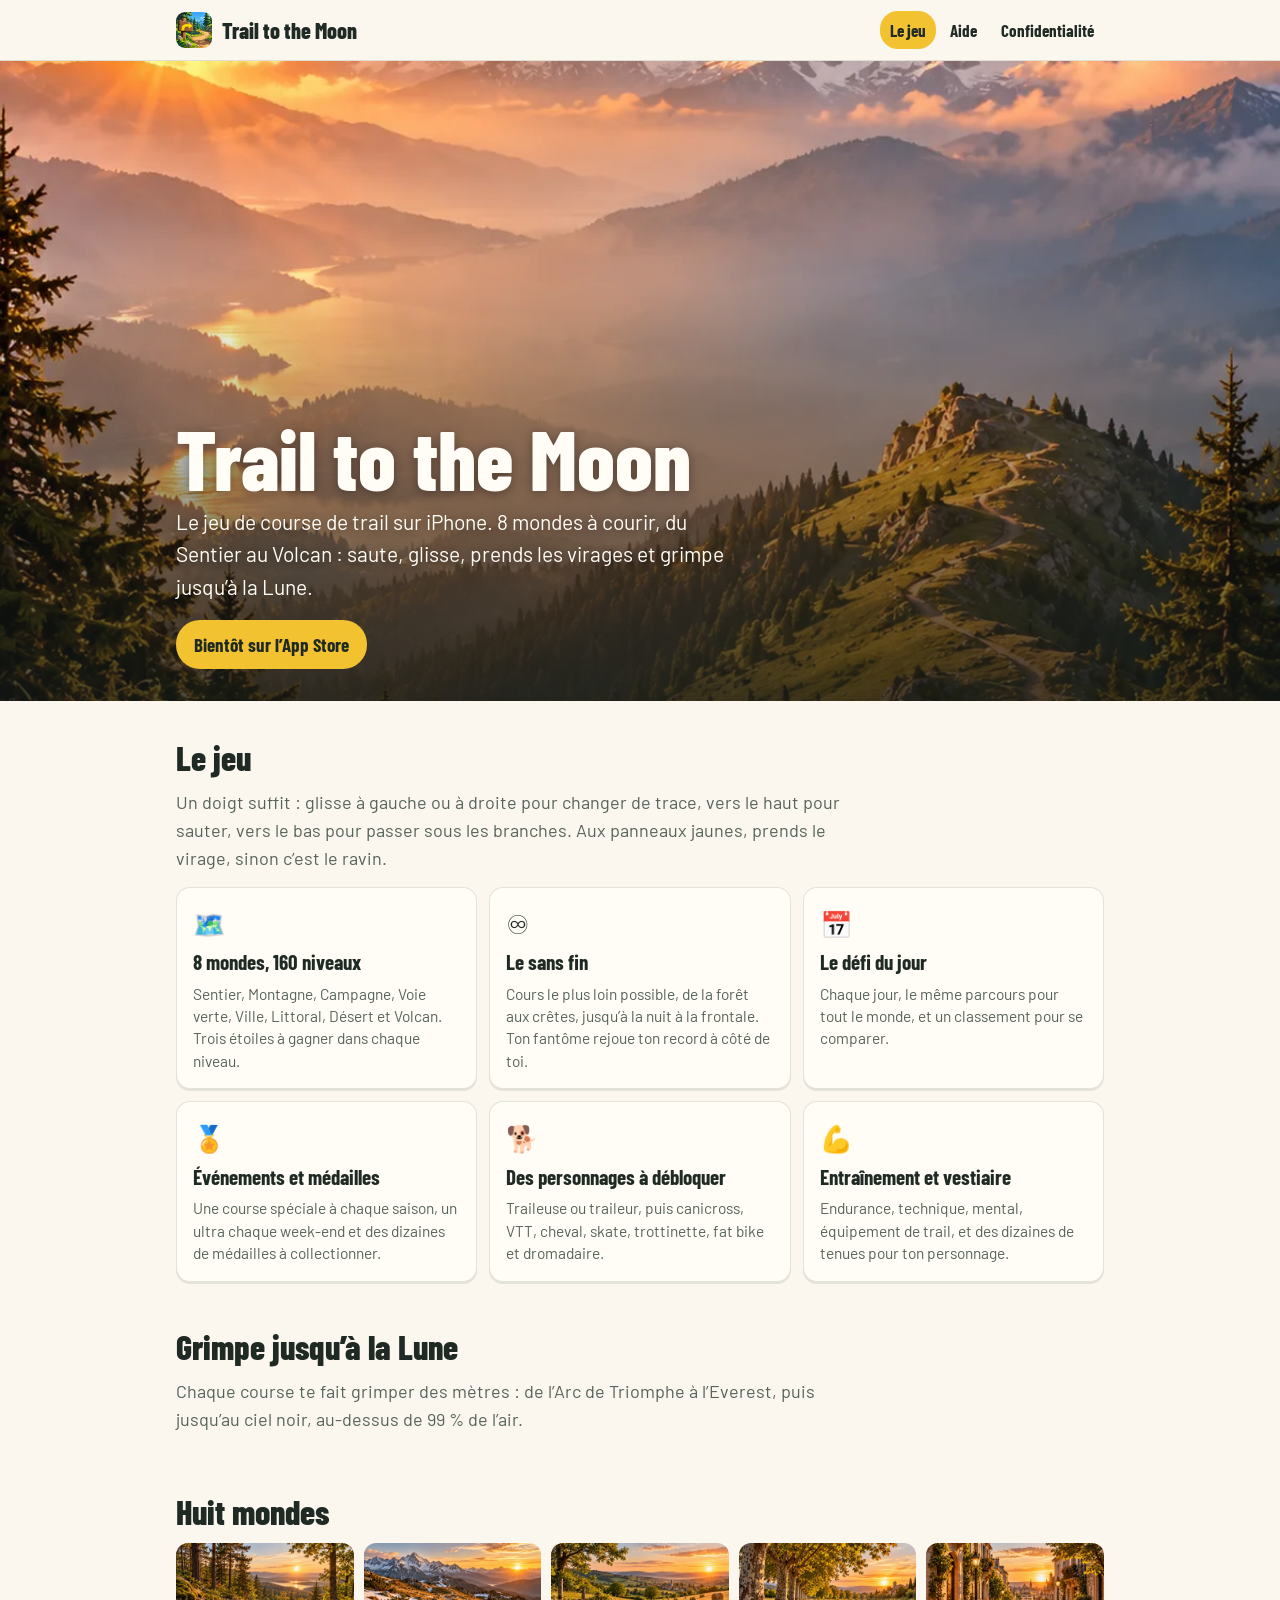
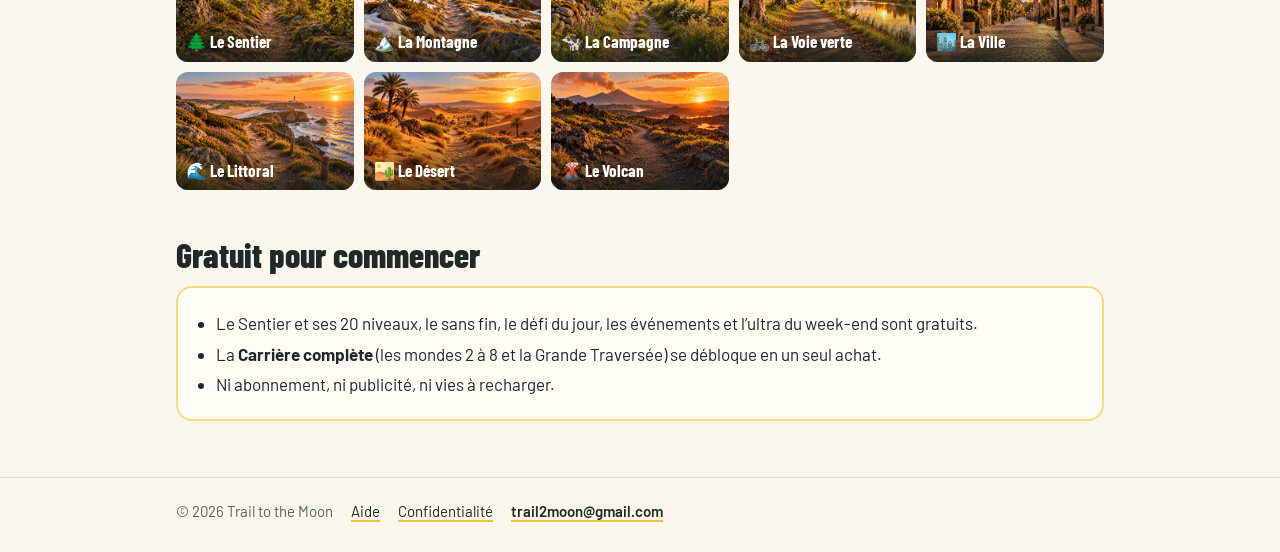
<file: index.html>
<!doctype html>
<html lang="fr">
<head>
<meta charset="utf-8">
<meta name="viewport" content="width=device-width, initial-scale=1, viewport-fit=cover">
<title>Trail to the Moon</title>
<meta name="description" content="Trail to the Moon, le jeu de course de trail sur iPhone : 8 mondes, du Sentier au Volcan, un défi du jour, des événements de saison.">
<meta property="og:title" content="Trail to the Moon">
<meta property="og:description" content="Le jeu de course de trail sur iPhone : 8 mondes à courir, et grimpe jusqu’à la Lune.">
<meta property="og:image" content="img/monde-1.webp">
<link rel="icon" href="img/favicon.png">
<link rel="apple-touch-icon" href="img/apple-touch-icon.png">
<link rel="preconnect" href="https://fonts.googleapis.com">
<link rel="preconnect" href="https://fonts.gstatic.com" crossorigin>
<link href="https://fonts.googleapis.com/css2?family=Barlow:wght@400;600&family=Barlow+Condensed:wght@700;800&display=swap" rel="stylesheet">
<link rel="stylesheet" href="style.css">
</head>
<body>
<header><div class="wrap">
  <a class="brand" href="./"><img src="img/icone.webp" alt=""><span>Trail to the Moon</span></a>
  <nav><a href="./" aria-current="page">Le jeu</a><a href="aide.html">Aide</a><a href="confidentialite.html">Confidentialité</a></nav>
</div></header>

<main>
  <div class="hero">
    <img src="img/accueil.webp" alt="Un sentier de montagne au coucher du soleil">
    <div class="wrap">
      <h1>Trail to the Moon</h1>
      <p>Le jeu de course de trail sur iPhone. 8 mondes à courir, du Sentier au Volcan : saute, glisse, prends les virages et grimpe jusqu’à la Lune.</p>
      <span class="pill">Bientôt sur l’App Store</span>
    </div>
  </div>

  <div class="wrap">
    <section>
      <h2>Le jeu</h2>
      <p class="lead">Un doigt suffit : glisse à gauche ou à droite pour changer de trace, vers le haut pour sauter, vers le bas pour passer sous les branches. Aux panneaux jaunes, prends le virage, sinon c’est le ravin.</p>
      <div class="feats">
        <div class="feat"><i>🗺️</i><b>8 mondes, 160 niveaux</b><span>Sentier, Montagne, Campagne, Voie verte, Ville, Littoral, Désert et Volcan. Trois étoiles à gagner dans chaque niveau.</span></div>
        <div class="feat"><i>♾️</i><b>Le sans fin</b><span>Cours le plus loin possible, de la forêt aux crêtes, jusqu’à la nuit à la frontale. Ton fantôme rejoue ton record à côté de toi.</span></div>
        <div class="feat"><i>📅</i><b>Le défi du jour</b><span>Chaque jour, le même parcours pour tout le monde, et un classement pour se comparer.</span></div>
        <div class="feat"><i>🏅</i><b>Événements et médailles</b><span>Une course spéciale à chaque saison, un ultra chaque week-end et des dizaines de médailles à collectionner.</span></div>
        <div class="feat"><i>🐕</i><b>Des personnages à débloquer</b><span>Traileuse ou traileur, puis canicross, VTT, cheval, skate, trottinette, fat bike et dromadaire.</span></div>
        <div class="feat"><i>💪</i><b>Entraînement et vestiaire</b><span>Endurance, technique, mental, équipement de trail, et des dizaines de tenues pour ton personnage.</span></div>
      </div>
    </section>

    <section>
      <h2>Grimpe jusqu’à la Lune</h2>
      <p class="lead">Chaque course te fait grimper des mètres : de l’Arc de Triomphe à l’Everest, puis jusqu’au ciel noir, au-dessus de 99 % de l’air.</p>
    </section>

    <section>
      <h2>Huit mondes</h2>
      <div class="worlds">
        <div class="world"><img src="img/monde-1.webp" alt="" loading="lazy"><b>🌲 Le Sentier</b></div>
        <div class="world"><img src="img/monde-2.webp" alt="" loading="lazy"><b>🏔️ La Montagne</b></div>
        <div class="world"><img src="img/monde-3.webp" alt="" loading="lazy"><b>🐄 La Campagne</b></div>
        <div class="world"><img src="img/monde-4.webp" alt="" loading="lazy"><b>🚲 La Voie verte</b></div>
        <div class="world"><img src="img/monde-5.webp" alt="" loading="lazy"><b>🏙️ La Ville</b></div>
        <div class="world"><img src="img/monde-6.webp" alt="" loading="lazy"><b>🌊 Le Littoral</b></div>
        <div class="world"><img src="img/monde-7.webp" alt="" loading="lazy"><b>🏜️ Le Désert</b></div>
        <div class="world"><img src="img/monde-8.webp" alt="" loading="lazy"><b>🌋 Le Volcan</b></div>
      </div>
    </section>

    <section>
      <h2>Gratuit pour commencer</h2>
      <div class="offer">
        <ul>
          <li>Le Sentier et ses 20 niveaux, le sans fin, le défi du jour, les événements et l’ultra du week-end sont gratuits.</li>
          <li>La <strong>Carrière complète</strong> (les mondes 2 à 8 et la Grande Traversée) se débloque en un seul achat.</li>
          <li>Ni abonnement, ni publicité, ni vies à recharger.</li>
        </ul>
      </div>
    </section>
  </div>
</main>

<footer><div class="wrap">
  <span>© 2026 Trail to the Moon</span>
  <a href="aide.html">Aide</a>
  <a href="confidentialite.html">Confidentialité</a>
  <a class="mail" href="mailto:trail2moon@gmail.com">trail2moon@gmail.com</a>
</div></footer>
</body>
</html>
</file>
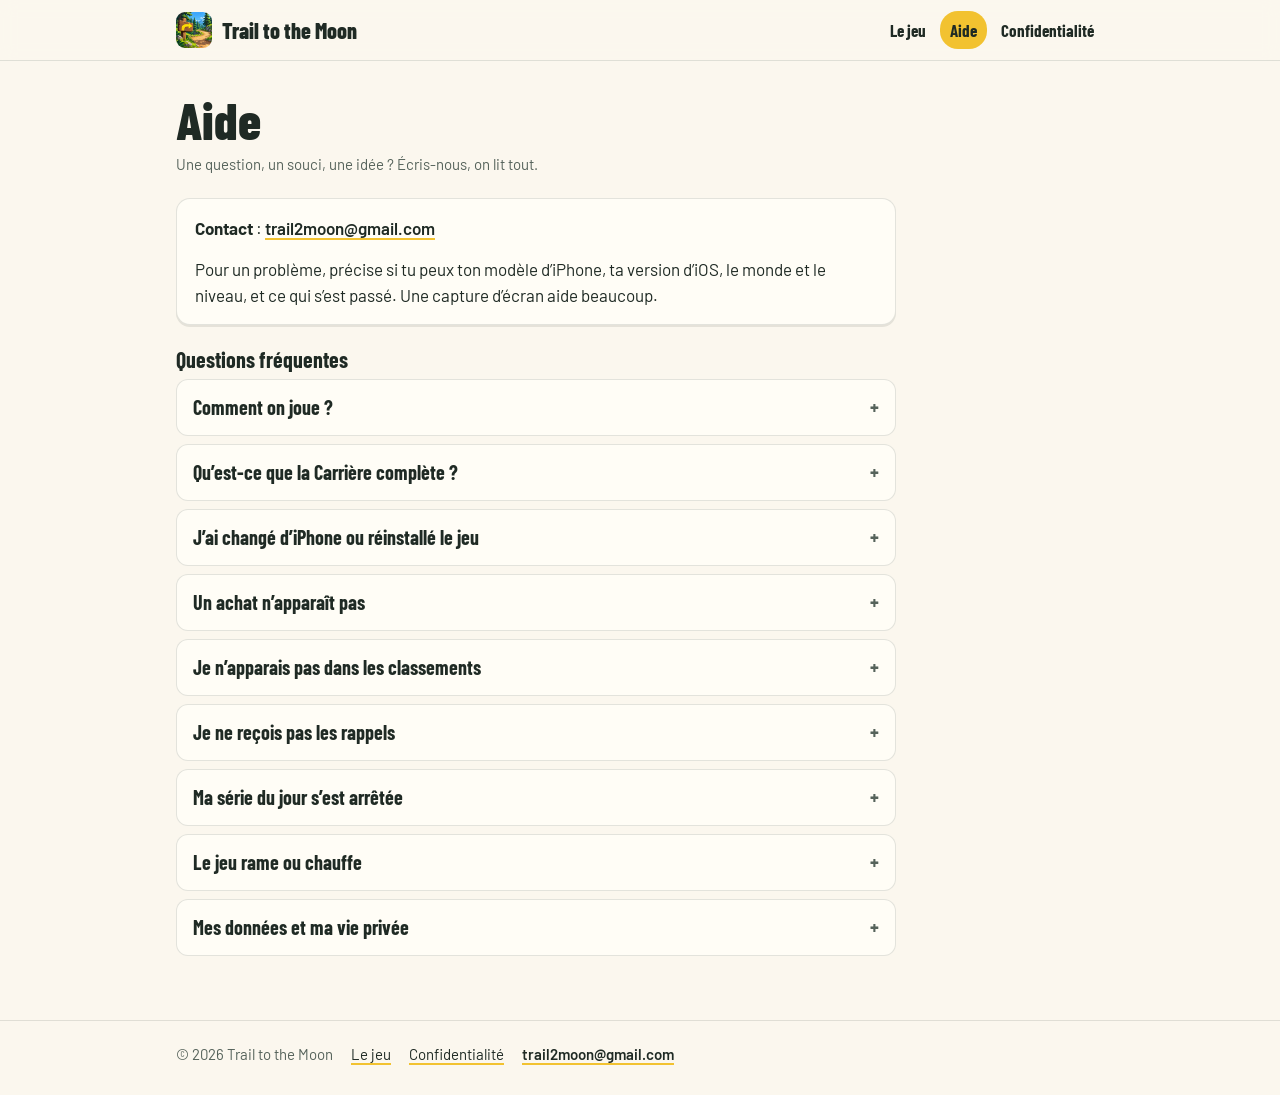
<file: aide.html>
<!doctype html>
<html lang="fr">
<head>
<meta charset="utf-8">
<meta name="viewport" content="width=device-width, initial-scale=1, viewport-fit=cover">
<title>Aide · Trail to the Moon</title>
<meta name="description" content="Aide et contact de Trail to the Moon : comment jouer, achats, progression, classements.">
<link rel="icon" href="img/favicon.png">
<link rel="apple-touch-icon" href="img/apple-touch-icon.png">
<link rel="preconnect" href="https://fonts.googleapis.com">
<link rel="preconnect" href="https://fonts.gstatic.com" crossorigin>
<link href="https://fonts.googleapis.com/css2?family=Barlow:wght@400;600&family=Barlow+Condensed:wght@700;800&display=swap" rel="stylesheet">
<link rel="stylesheet" href="style.css">
</head>
<body>
<header><div class="wrap">
  <a class="brand" href="./"><img src="img/icone.webp" alt=""><span>Trail to the Moon</span></a>
  <nav><a href="./">Le jeu</a><a href="aide.html" aria-current="page">Aide</a><a href="confidentialite.html">Confidentialité</a></nav>
</div></header>

<main class="wrap"><div class="doc">
  <h1>Aide</h1>
  <p class="date">Une question, un souci, une idée ? Écris-nous, on lit tout.</p>

  <div class="box">
    <p><strong>Contact</strong> : <a class="mail" href="mailto:trail2moon@gmail.com">trail2moon@gmail.com</a></p>
    <p>Pour un problème, précise si tu peux ton modèle d’iPhone, ta version d’iOS, le monde et le niveau, et ce qui s’est passé. Une capture d’écran aide beaucoup.</p>
  </div>

  <h3>Questions fréquentes</h3>

  <details><summary>Comment on joue ?</summary><div>
    <p>Un doigt suffit. Glisse à gauche ou à droite pour changer de trace, vers le haut pour sauter, vers le bas pour passer sous les branches. Aux panneaux jaunes, glisse du côté de la flèche pour prendre le virage, sinon c’est le ravin. Attrape les gourdes et passe aux ravitos pour garder ton énergie.</p>
    <p>Tu peux revoir la course d’initiation à tout moment : ⚙️ Réglages, puis « Revoir le tutoriel ». Le jeu se joue en portrait comme en paysage.</p>
  </div></details>

  <details><summary>Qu’est-ce que la Carrière complète ?</summary><div>
    <p>Le Sentier et ses 20 niveaux, le sans fin, le défi du jour, les événements et l’ultra du week-end sont gratuits. La Carrière complète débloque les 7 autres mondes (de la Montagne au Volcan), leurs 140 niveaux, leurs personnages et la Grande Traversée.</p>
    <p>C’est un achat unique, pour toujours : pas d’abonnement, pas de publicité, pas de vies à recharger.</p>
  </div></details>

  <details><summary>J’ai changé d’iPhone ou réinstallé le jeu</summary><div>
    <p><strong>Ta progression</strong> revient toute seule si iCloud est activé sur ton iPhone, avec le même compte Apple. Ouvre le jeu et attends quelques secondes.</p>
    <p><strong>Tes achats</strong> sont attachés à ton compte Apple : touche ⚙️ Réglages, puis « Restaurer mes achats ».</p>
  </div></details>

  <details><summary>Un achat n’apparaît pas</summary><div>
    <p>Touche ⚙️ Réglages, puis « Restaurer mes achats », en étant connecté au compte Apple qui a fait l’achat. Si l’achat a été demandé par un enfant avec l’autorisation d’achat du Partage familial, il apparaît dès que le parent l’accepte.</p>
    <p>Pour demander un remboursement, passe par Apple : <a href="https://reportaproblem.apple.com">reportaproblem.apple.com</a>.</p>
  </div></details>

  <details><summary>Je n’apparais pas dans les classements</summary><div>
    <p>Les classements passent par Game Center. Connecte-toi dans les Réglages de l’iPhone, rubrique Game Center, puis fais une course : ton score apparaît dans les boutons 🏆 (écrans Sans fin, Défi du jour et Carnet). Il peut mettre une ou deux minutes à arriver.</p>
    <p>Le classement du défi du jour repart à zéro chaque nuit à minuit, avec le nouveau parcours.</p>
  </div></details>

  <details><summary>Je ne reçois pas les rappels</summary><div>
    <p>Les rappels sont coupés au départ. Active-les dans ⚙️ Réglages, puis autorise les notifications quand l’iPhone te le demande. Tu peux aussi les vérifier dans les Réglages de l’iPhone, rubrique Notifications. Il n’y en a jamais plus d’un par soir, et jamais le jour où tu as déjà couru.</p>
  </div></details>

  <details><summary>Ma série du jour s’est arrêtée</summary><div>
    <p>La série compte les jours où tu cours au moins 500 m dans une partie. Un jour de récupération par semaine ne la casse pas. Une série perdue n’est jamais punie : ta meilleure série et ses récompenses restent acquises.</p>
  </div></details>

  <details><summary>Le jeu rame ou chauffe</summary><div>
    <p>Ferme les autres apps ouvertes, et évite le mode Économie d’énergie pendant que tu joues. Si le problème continue, écris-nous en précisant ton modèle d’iPhone et le monde où ça arrive.</p>
  </div></details>

  <details><summary>Mes données et ma vie privée</summary><div>
    <p>Le jeu ne collecte aucune donnée personnelle. Tout est expliqué dans la <a href="confidentialite.html">politique de confidentialité</a>.</p>
  </div></details>
</div></main>

<footer><div class="wrap">
  <span>© 2026 Trail to the Moon</span>
  <a href="./">Le jeu</a>
  <a href="confidentialite.html">Confidentialité</a>
  <a class="mail" href="mailto:trail2moon@gmail.com">trail2moon@gmail.com</a>
</div></footer>
</body>
</html>
</file>
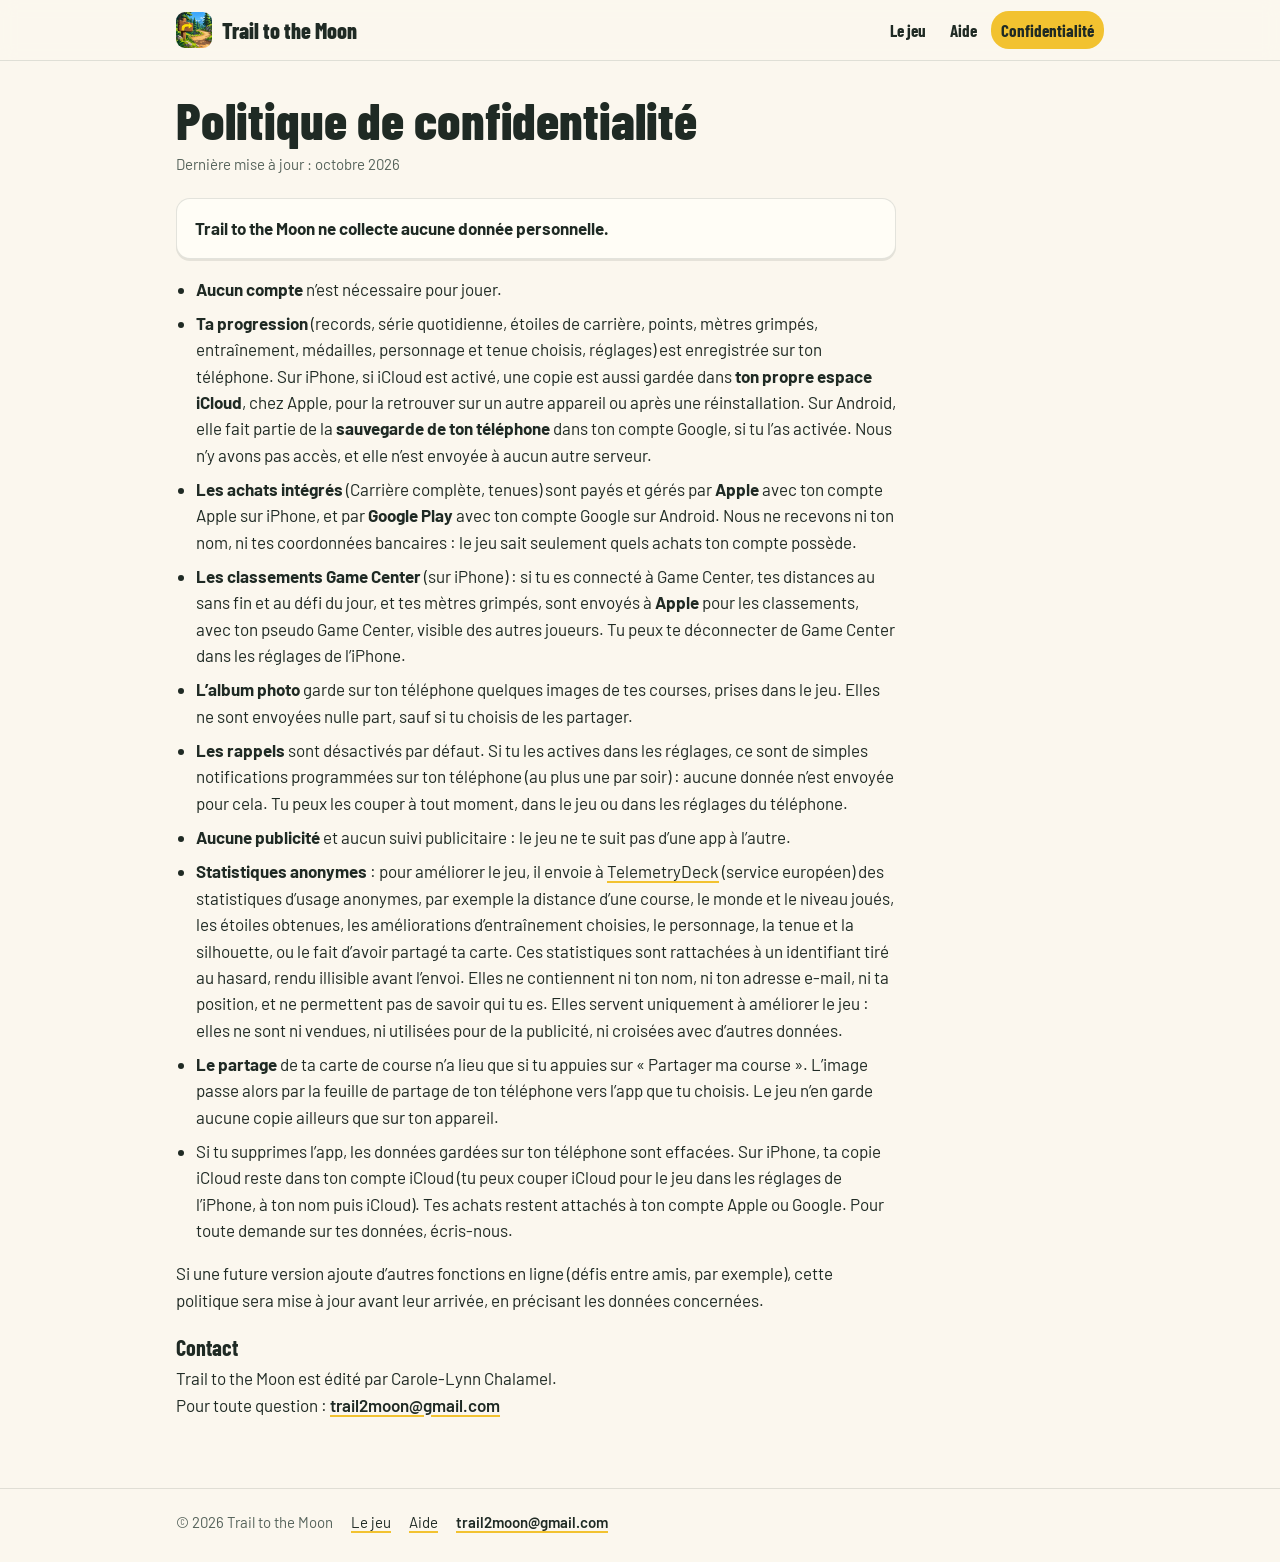
<file: confidentialite.html>
<!doctype html>
<html lang="fr">
<head>
<meta charset="utf-8">
<meta name="viewport" content="width=device-width, initial-scale=1, viewport-fit=cover">
<title>Confidentialité · Trail to the Moon</title>
<meta name="description" content="Politique de confidentialité de Trail to the Moon : aucune donnée personnelle collectée.">
<link rel="icon" href="img/favicon.png">
<link rel="apple-touch-icon" href="img/apple-touch-icon.png">
<link rel="preconnect" href="https://fonts.googleapis.com">
<link rel="preconnect" href="https://fonts.gstatic.com" crossorigin>
<link href="https://fonts.googleapis.com/css2?family=Barlow:wght@400;600&family=Barlow+Condensed:wght@700;800&display=swap" rel="stylesheet">
<link rel="stylesheet" href="style.css">
</head>
<body>
<header><div class="wrap">
  <a class="brand" href="./"><img src="img/icone.webp" alt=""><span>Trail to the Moon</span></a>
  <nav><a href="./">Le jeu</a><a href="aide.html">Aide</a><a href="confidentialite.html" aria-current="page">Confidentialité</a></nav>
</div></header>

<!-- Même contenu que PRIVACY.md (dépôt du jeu) : les deux se mettent à jour ensemble -->
<main class="wrap"><div class="doc">
  <h1>Politique de confidentialité</h1>
  <p class="date">Dernière mise à jour : octobre 2026</p>

  <div class="box"><p><strong>Trail to the Moon ne collecte aucune donnée personnelle.</strong></p></div>

  <ul>
    <li><strong>Aucun compte</strong> n’est nécessaire pour jouer.</li>
    <li><strong>Ta progression</strong> (records, série quotidienne, étoiles de carrière, points, mètres grimpés, entraînement, médailles, personnage et tenue choisis, réglages) est enregistrée sur ton téléphone. Sur iPhone, si iCloud est activé, une copie est aussi gardée dans <strong>ton propre espace iCloud</strong>, chez Apple, pour la retrouver sur un autre appareil ou après une réinstallation. Sur Android, elle fait partie de la <strong>sauvegarde de ton téléphone</strong> dans ton compte Google, si tu l’as activée. Nous n’y avons pas accès, et elle n’est envoyée à aucun autre serveur.</li>
    <li><strong>Les achats intégrés</strong> (Carrière complète, tenues) sont payés et gérés par <strong>Apple</strong> avec ton compte Apple sur iPhone, et par <strong>Google Play</strong> avec ton compte Google sur Android. Nous ne recevons ni ton nom, ni tes coordonnées bancaires : le jeu sait seulement quels achats ton compte possède.</li>
    <li><strong>Les classements Game Center</strong> (sur iPhone) : si tu es connecté à Game Center, tes distances au sans fin et au défi du jour, et tes mètres grimpés, sont envoyés à <strong>Apple</strong> pour les classements, avec ton pseudo Game Center, visible des autres joueurs. Tu peux te déconnecter de Game Center dans les réglages de l’iPhone.</li>
    <li><strong>L’album photo</strong> garde sur ton téléphone quelques images de tes courses, prises dans le jeu. Elles ne sont envoyées nulle part, sauf si tu choisis de les partager.</li>
    <li><strong>Les rappels</strong> sont désactivés par défaut. Si tu les actives dans les réglages, ce sont de simples notifications programmées sur ton téléphone (au plus une par soir) : aucune donnée n’est envoyée pour cela. Tu peux les couper à tout moment, dans le jeu ou dans les réglages du téléphone.</li>
    <li><strong>Aucune publicité</strong> et aucun suivi publicitaire : le jeu ne te suit pas d’une app à l’autre.</li>
    <li><strong>Statistiques anonymes</strong> : pour améliorer le jeu, il envoie à <a href="https://telemetrydeck.com/privacy/">TelemetryDeck</a> (service européen) des statistiques d’usage anonymes, par exemple la distance d’une course, le monde et le niveau joués, les étoiles obtenues, les améliorations d’entraînement choisies, le personnage, la tenue et la silhouette, ou le fait d’avoir partagé ta carte. Ces statistiques sont rattachées à un identifiant tiré au hasard, rendu illisible avant l’envoi. Elles ne contiennent ni ton nom, ni ton adresse e-mail, ni ta position, et ne permettent pas de savoir qui tu es. Elles servent uniquement à améliorer le jeu : elles ne sont ni vendues, ni utilisées pour de la publicité, ni croisées avec d’autres données.</li>
    <li><strong>Le partage</strong> de ta carte de course n’a lieu que si tu appuies sur « Partager ma course ». L’image passe alors par la feuille de partage de ton téléphone vers l’app que tu choisis. Le jeu n’en garde aucune copie ailleurs que sur ton appareil.</li>
    <li>Si tu supprimes l’app, les données gardées sur ton téléphone sont effacées. Sur iPhone, ta copie iCloud reste dans ton compte iCloud (tu peux couper iCloud pour le jeu dans les réglages de l’iPhone, à ton nom puis iCloud). Tes achats restent attachés à ton compte Apple ou Google. Pour toute demande sur tes données, écris-nous.</li>
  </ul>

  <p>Si une future version ajoute d’autres fonctions en ligne (défis entre amis, par exemple), cette politique sera mise à jour avant leur arrivée, en précisant les données concernées.</p>

  <h3>Contact</h3>
  <p>Trail to the Moon est édité par Carole-Lynn Chalamel.<br>
  Pour toute question : <a class="mail" href="mailto:trail2moon@gmail.com">trail2moon@gmail.com</a></p>
</div></main>

<footer><div class="wrap">
  <span>© 2026 Trail to the Moon</span>
  <a href="./">Le jeu</a>
  <a href="aide.html">Aide</a>
  <a class="mail" href="mailto:trail2moon@gmail.com">trail2moon@gmail.com</a>
</div></footer>
</body>
</html>
</file>
<file: style.css>
/* Pages publiques de Trail to the Moon : présentation, aide, confidentialité (mêmes couleurs et polices que le jeu) */
:root{
  --bg:#FBF7EE; --card:#FFFDF6; --ink:#1F2A24; --muted:#56635B; --line:rgba(31,42,36,.12);
  --bib:#F2C230; --green:#2E8B6E; --shadow:0 2px 0 rgba(31,42,36,.10);
  --cond:'Barlow Condensed','Arial Narrow',sans-serif; --text:Barlow,system-ui,-apple-system,sans-serif;
}
@media (prefers-color-scheme: dark){
  :root:not([data-theme="light"]){ --bg:#141A16; --card:#1E2620; --ink:#EEF0E8; --muted:#AAB5AD; --line:rgba(238,240,232,.14); --shadow:none; }
}
:root[data-theme="dark"]{ --bg:#141A16; --card:#1E2620; --ink:#EEF0E8; --muted:#AAB5AD; --line:rgba(238,240,232,.14); --shadow:none; }

*{box-sizing:border-box}
html{-webkit-text-size-adjust:100%}
body{margin:0;background:var(--bg);color:var(--ink);font-family:var(--text);font-size:17px;line-height:1.55}
img{max-width:100%;display:block}
a{color:inherit;text-decoration-color:var(--bib);text-decoration-thickness:2px;text-underline-offset:3px}
.wrap{max-width:960px;margin:0 auto;padding:0 16px}

/* en-tête */
header{position:sticky;top:0;z-index:5;background:color-mix(in srgb, var(--bg) 88%, transparent);-webkit-backdrop-filter:blur(8px);backdrop-filter:blur(8px);border-bottom:1px solid var(--line)}
header .wrap{display:flex;align-items:center;justify-content:space-between;gap:12px;min-height:60px}
.brand{display:flex;align-items:center;gap:10px;text-decoration:none;font-family:var(--cond);font-weight:800;font-size:22px;white-space:nowrap}
.brand img{width:36px;height:36px;border-radius:9px}
nav{display:flex;gap:4px;flex-wrap:wrap;justify-content:flex-end}
nav a{text-decoration:none;font-family:var(--cond);font-weight:700;font-size:17px;padding:6px 10px;border-radius:18px}
nav a[aria-current="page"]{background:var(--bib);color:#1F2A24}
/* petit écran : l'icône seule, le menu tient sur une ligne */
@media (max-width:480px){ .brand span{display:none} nav a{font-size:16px;padding:6px 9px} }

/* accueil */
.hero{position:relative;min-height:min(78vh,640px);display:flex;align-items:flex-end;overflow:hidden;color:#FFFDF6}
.hero img{position:absolute;inset:0;width:100%;height:100%;object-fit:cover;object-position:50% 40%}
.hero::after{content:"";position:absolute;inset:0;background:linear-gradient(180deg,rgba(20,26,22,0) 35%,rgba(20,26,22,.78) 100%)}
.hero .wrap{position:relative;z-index:1;width:100%;padding-bottom:32px}
.hero h1{font-family:var(--cond);font-weight:800;font-size:clamp(46px,11vw,84px);line-height:.92;margin:0 0 10px;text-shadow:0 2px 12px rgba(0,0,0,.35)}
.hero p{font-size:clamp(17px,4.4vw,21px);max-width:560px;margin:0 0 16px;text-shadow:0 1px 8px rgba(0,0,0,.4)}
.pill{display:inline-flex;align-items:center;gap:8px;font-family:var(--cond);font-weight:700;font-size:19px;padding:10px 18px;border-radius:24px;background:var(--bib);color:#1F2A24;text-decoration:none}

section{padding:40px 0 8px}
h2{font-family:var(--cond);font-weight:800;font-size:34px;line-height:1;margin:0 0 14px}
h3{font-family:var(--cond);font-weight:700;font-size:22px;line-height:1.1;margin:22px 0 6px}
p{margin:0 0 14px}
.lead{color:var(--muted);font-size:18px;max-width:680px}

.feats{display:grid;grid-template-columns:repeat(auto-fit,minmax(240px,1fr));gap:12px}
.feat{background:var(--card);border:1px solid var(--line);border-radius:14px;padding:16px;box-shadow:var(--shadow)}
.feat b{display:block;font-family:var(--cond);font-size:21px;margin:2px 0 4px}
.feat span{color:var(--muted);font-size:15.5px;line-height:1.45;display:block}
.feat i{font-style:normal;font-size:26px}

.worlds{display:grid;grid-template-columns:repeat(auto-fill,minmax(150px,1fr));gap:10px}
.world{position:relative;border-radius:12px;overflow:hidden;aspect-ratio:3/2;background:var(--card)}
.world img{width:100%;height:100%;object-fit:cover}
.world b{position:absolute;left:0;right:0;bottom:0;padding:18px 10px 7px;font-family:var(--cond);font-size:17px;color:#FFFDF6;background:linear-gradient(transparent,rgba(20,26,22,.78))}

.offer{background:var(--card);border:2px solid color-mix(in srgb, var(--bib) 60%, transparent);border-radius:16px;padding:18px}
.offer ul{margin:0;padding-left:20px}
.offer li{margin:4px 0}

/* pages de texte (aide, confidentialité) */
.doc{padding:32px 0 8px;max-width:720px}
.doc h1{font-family:var(--cond);font-weight:800;font-size:clamp(38px,9vw,52px);line-height:1;margin:0 0 8px}
.doc .date{color:var(--muted);font-size:15px;margin-bottom:22px}
.doc ul{padding-left:20px}
.doc li{margin:8px 0}
.box{background:var(--card);border:1px solid var(--line);border-radius:14px;padding:16px 18px;margin:16px 0;box-shadow:var(--shadow)}
.box p:last-child{margin-bottom:0}
details{background:var(--card);border:1px solid var(--line);border-radius:12px;margin:8px 0;padding:0 16px}
details summary{cursor:pointer;font-family:var(--cond);font-weight:700;font-size:20px;padding:12px 0;list-style:none}
details summary::-webkit-details-marker{display:none}
details summary::after{content:"+";float:right;color:var(--muted)}
details[open] summary::after{content:"–"}
details > div{padding:0 0 12px;color:var(--ink)}
.mail{font-weight:600;word-break:break-all}

footer{margin-top:48px;border-top:1px solid var(--line);padding:22px 0 calc(28px + env(safe-area-inset-bottom,0px));color:var(--muted);font-size:15px}
footer .wrap{display:flex;flex-wrap:wrap;gap:8px 18px;align-items:center}
footer a{color:var(--ink)}
</file>
